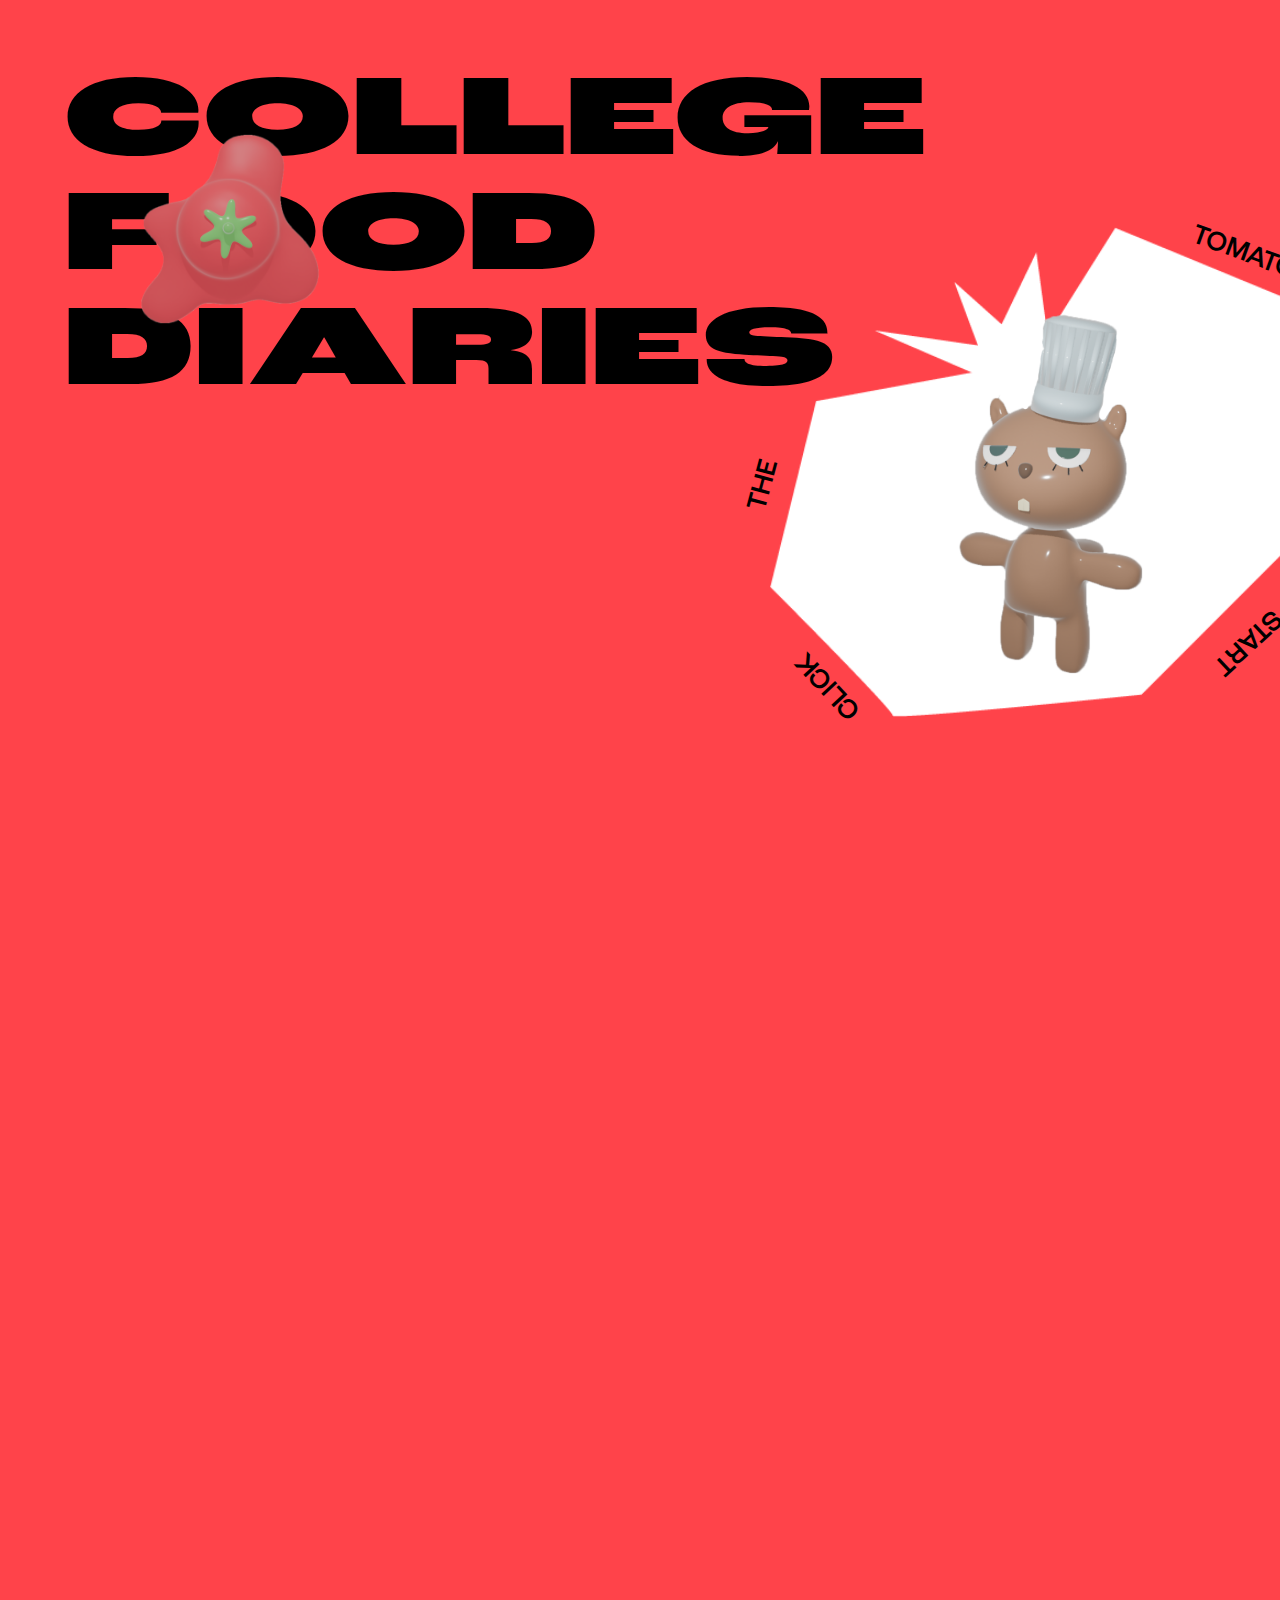
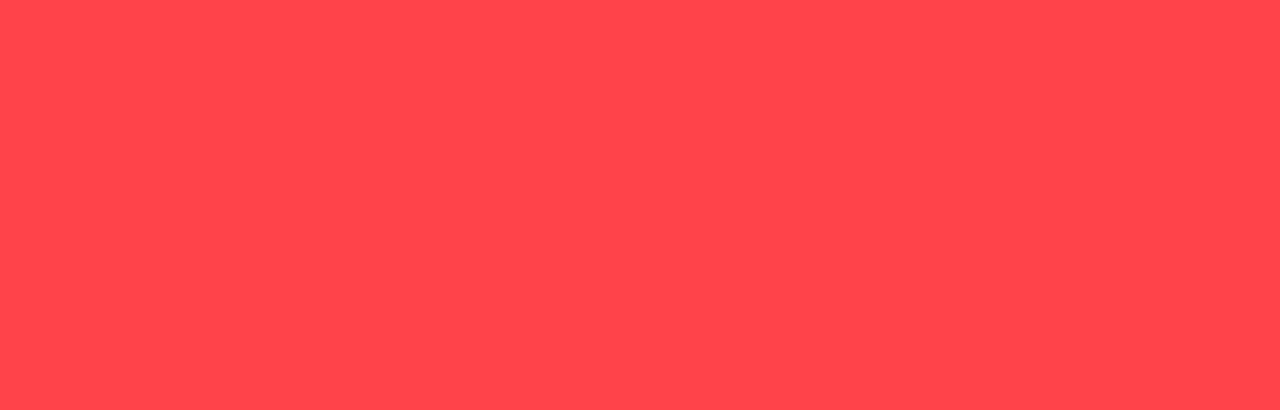
<file: index-0.html>
<!DOCTYPE html>
<html lang="en">

<head>
    <meta charset="UTF-8">
    <meta name="viewport" content="width=device-width, initial-scale=1.0">
    <title>My Harmonic Collection</title>
    <link rel="stylesheet" href="styles.css">
</head>

<body>
    <h1 class="title">
    <span>COLLEGE</span>
    <span>FOOD</span>
    <span>DIARIES</span>
</h1>
  

    <div class="tomatoSquash"><a href="../entry-1/index-1.html"><img src="tomatoSquash.png"></a></div>
    
<div class="illust">

         <div class="beaver"><img src="beaverUnrendered.png"></div>
        <div class="tomatoOutline"><img src="assetTomato.png"></div>

 

    <div class="tomatoText1">
        <h2>CLICK</h2></div>

    <div class="tomatoText2">
        <h2>THE</h2></div>

    <div class="tomatoText3">
        <h2>TOMATO</h2></div>

    <div class="tomatoText4">
        <h2>TO</h2></div>

    <div class="tomatoText5">
        <h2>START</h2></div>

    </div>
       
</body>

</html>
</file>
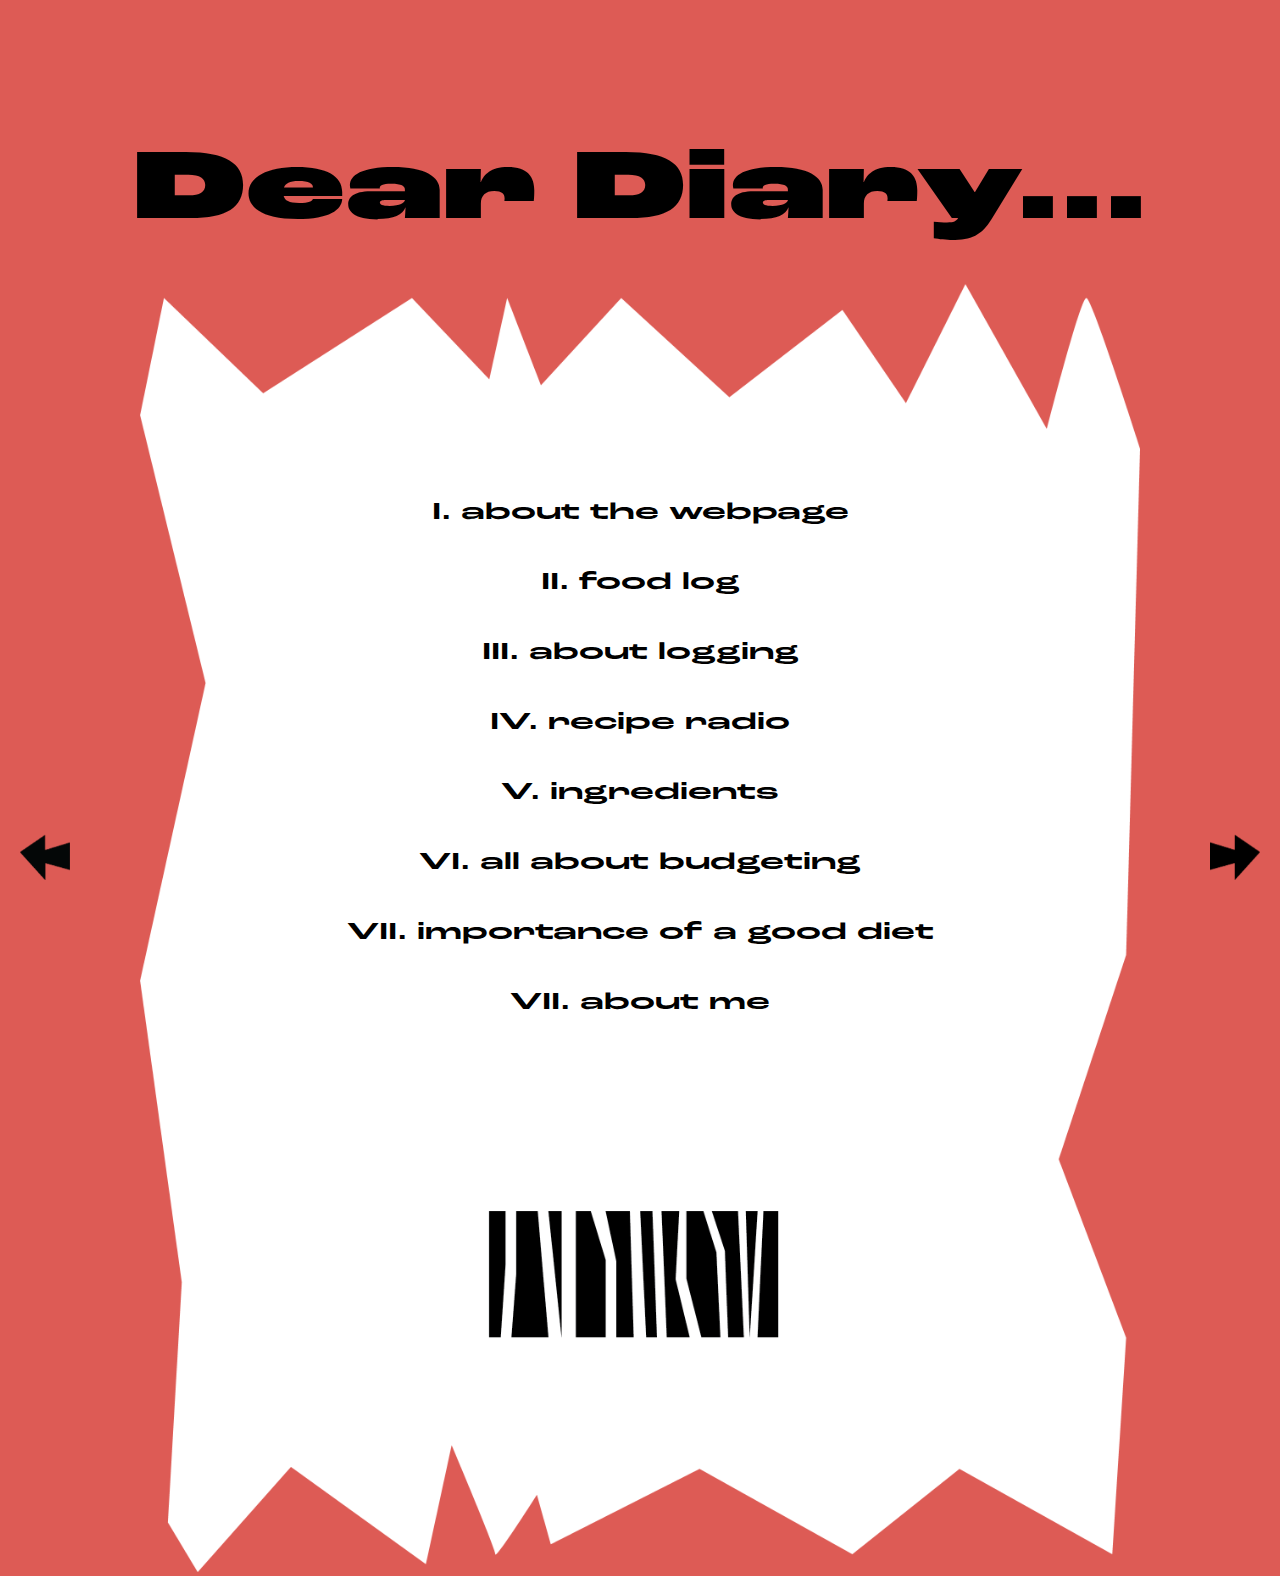
<file: entry-1/index-1.html>
<!DOCTYPE html>
<html lang="en">

<head>
    <meta charset="UTF-8">
    <meta name="viewport" content="width=device-width, initial-scale=1.0">
    <title>Document</title>
    <link rel="stylesheet" href="styles-entry1.css">
</head>

<body>
<h1>Dear Diary...</h1>


 <div class="receipt"><img src="receipt asset.png"></div>


<div class="receiptText">
  <h2>
    <a href="../entry-2/index-2.html">I. about the webpage</a>
    <br><br>

    <a href="../entry-3/index-3.html">II. food log</a>
    <br><br>

    <a href="../entry-4/index-4.html">III. about logging</a>
    <br><br>

    <a href="../entry-5/index-5.html">IV. recipe radio</a>
    <br><br>

    <a href="../entry-6/index-6.html">V. ingredients</a>
    <br><br>

    <a href="../entry-7/index-7.html">VI. all about budgeting</a>
    <br><br>

    <a href="../entry-8/index-8.html">VII. importance of a good diet</a>
    <br><br>

    <a href="../entry-9/index-9.html">VII. about me</a>
  </h2>
</div>

<a href="../index.html" class="arrowLeft">
    <img src="ArrowL.png" alt="left arrow">
</a>

<a href="../entry-2/index-2.html" class="arrowRight">
    <img src="ArrowR.png" alt="right arrow">
</a>

</body>
</file>
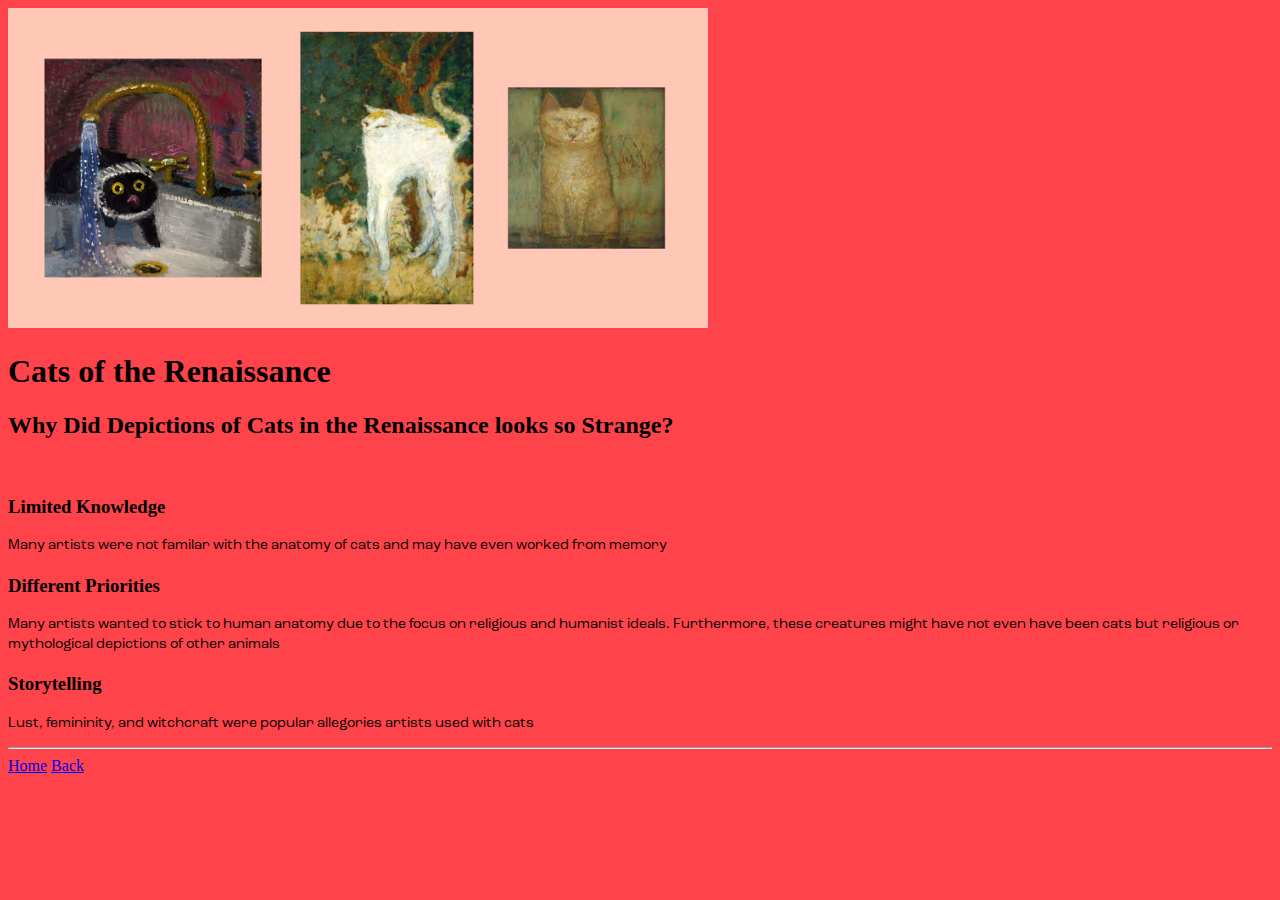
<file: entry-2/index-2.html>
<!DOCTYPE html>
<html lang="en">

<head>
    <meta charset="UTF-8">
    <meta name="viewport" content="width=device-width, initial-scale=1.0">
    <title>Document</title>
    <link rel="stylesheet" href="styles-entry2.css">
</head>

<body>
    <img src="cats.png" alt="cultural cats.png" width="700" height="320">
    <h1>Cats of the Renaissance</h1>
    <h2>Why Did Depictions of Cats in the Renaissance looks so Strange?</h2>

        <br>
    <h3>Limited Knowledge</h3>
    <p>Many artists were not familar with the anatomy of cats and may have even worked from memory</p>
    <h3>Different Priorities</h3>
    <p>Many artists wanted to stick to human anatomy due to the focus on religious and humanist ideals. Furthermore, these creatures might have not even have been cats but religious or mythological depictions of other animals</p>
    <h3>Storytelling</h3>
    <p>Lust, femininity, and witchcraft were popular allegories artists used with cats</p>
    <hr>

     <a href="../index.html">Home</a> 
     <a href="../entry-1/index-1.html">Back</a>
     
</body>
</html>
</file>
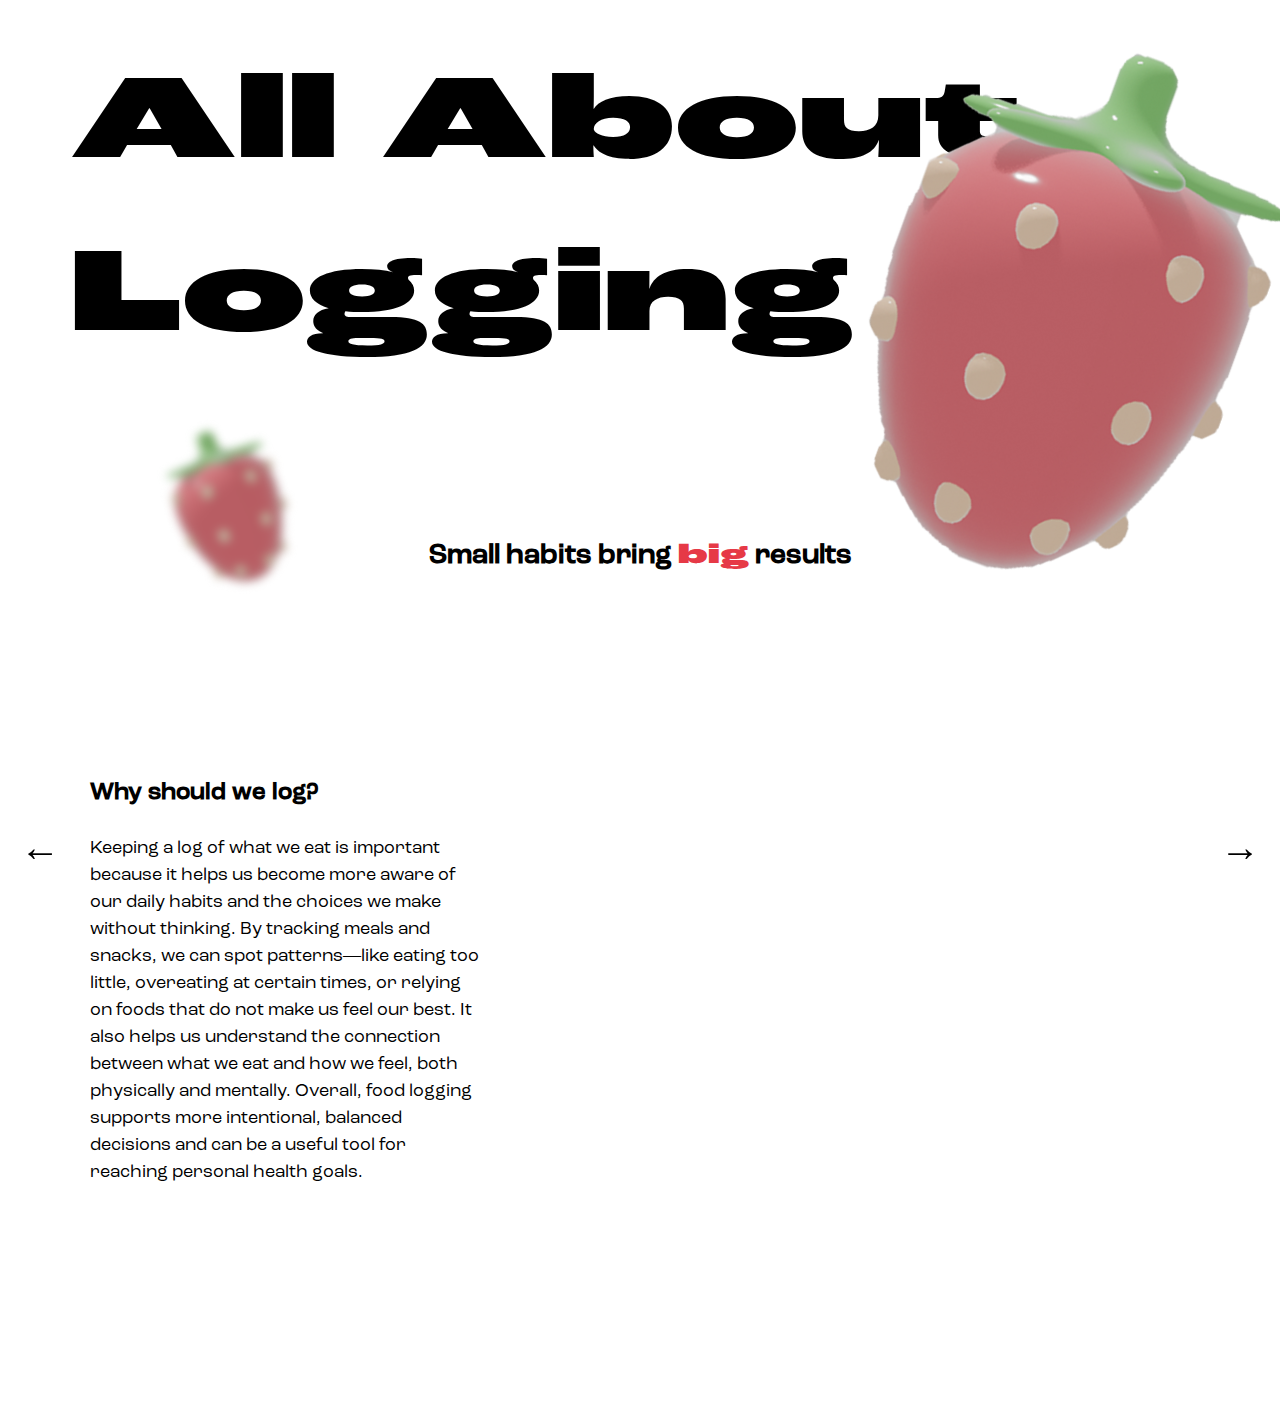
<file: entry-4/index-4.html>
<!DOCTYPE html>
<html lang="en">

<head>
    <meta charset="UTF-8">
    <meta name="viewport" content="width=device-width, initial-scale=1.0">
    <title>Document</title>
    <link rel="stylesheet" href="styles-entry4.css">
</head>

<body>

<div class="container">

        <div class="left-section">
            <h1>All About <br> Logging</h1>

            <div class="image-layer">
                <img src="strawberry.png" class="strawberryBig">
                <img src="strawberry.png" class="strawberrySmall">

                <div class="text">
                    <h2>Small habits bring <span class="bigWord">big</span> results</h2>
                </div>
            </div>
        </div>

        <div class="text-box">
            <h3>Why should we log?</h3>
            <p>
                Keeping a log of what we eat is important because it helps us become more
                aware of our daily habits and the choices we make without thinking. By tracking
                meals and snacks, we can spot patterns—like eating too little, overeating at certain
                times, or relying on foods that do not make us feel our best. It also helps us understand
                the connection between what we eat and how we feel, both physically and mentally.
                Overall, food logging supports more intentional, balanced decisions and can be a
                useful tool for reaching personal health goals.
            </p>
        </div>

        <img src="straw asset.png" class="sprout">

    </div>

<a href="../entry-3/index-3.html" class="arrowLeft">←</a>
<a href="../entry-5/index-5.html" class="arrowRight">→</a>

</body>   


</html>
</file>
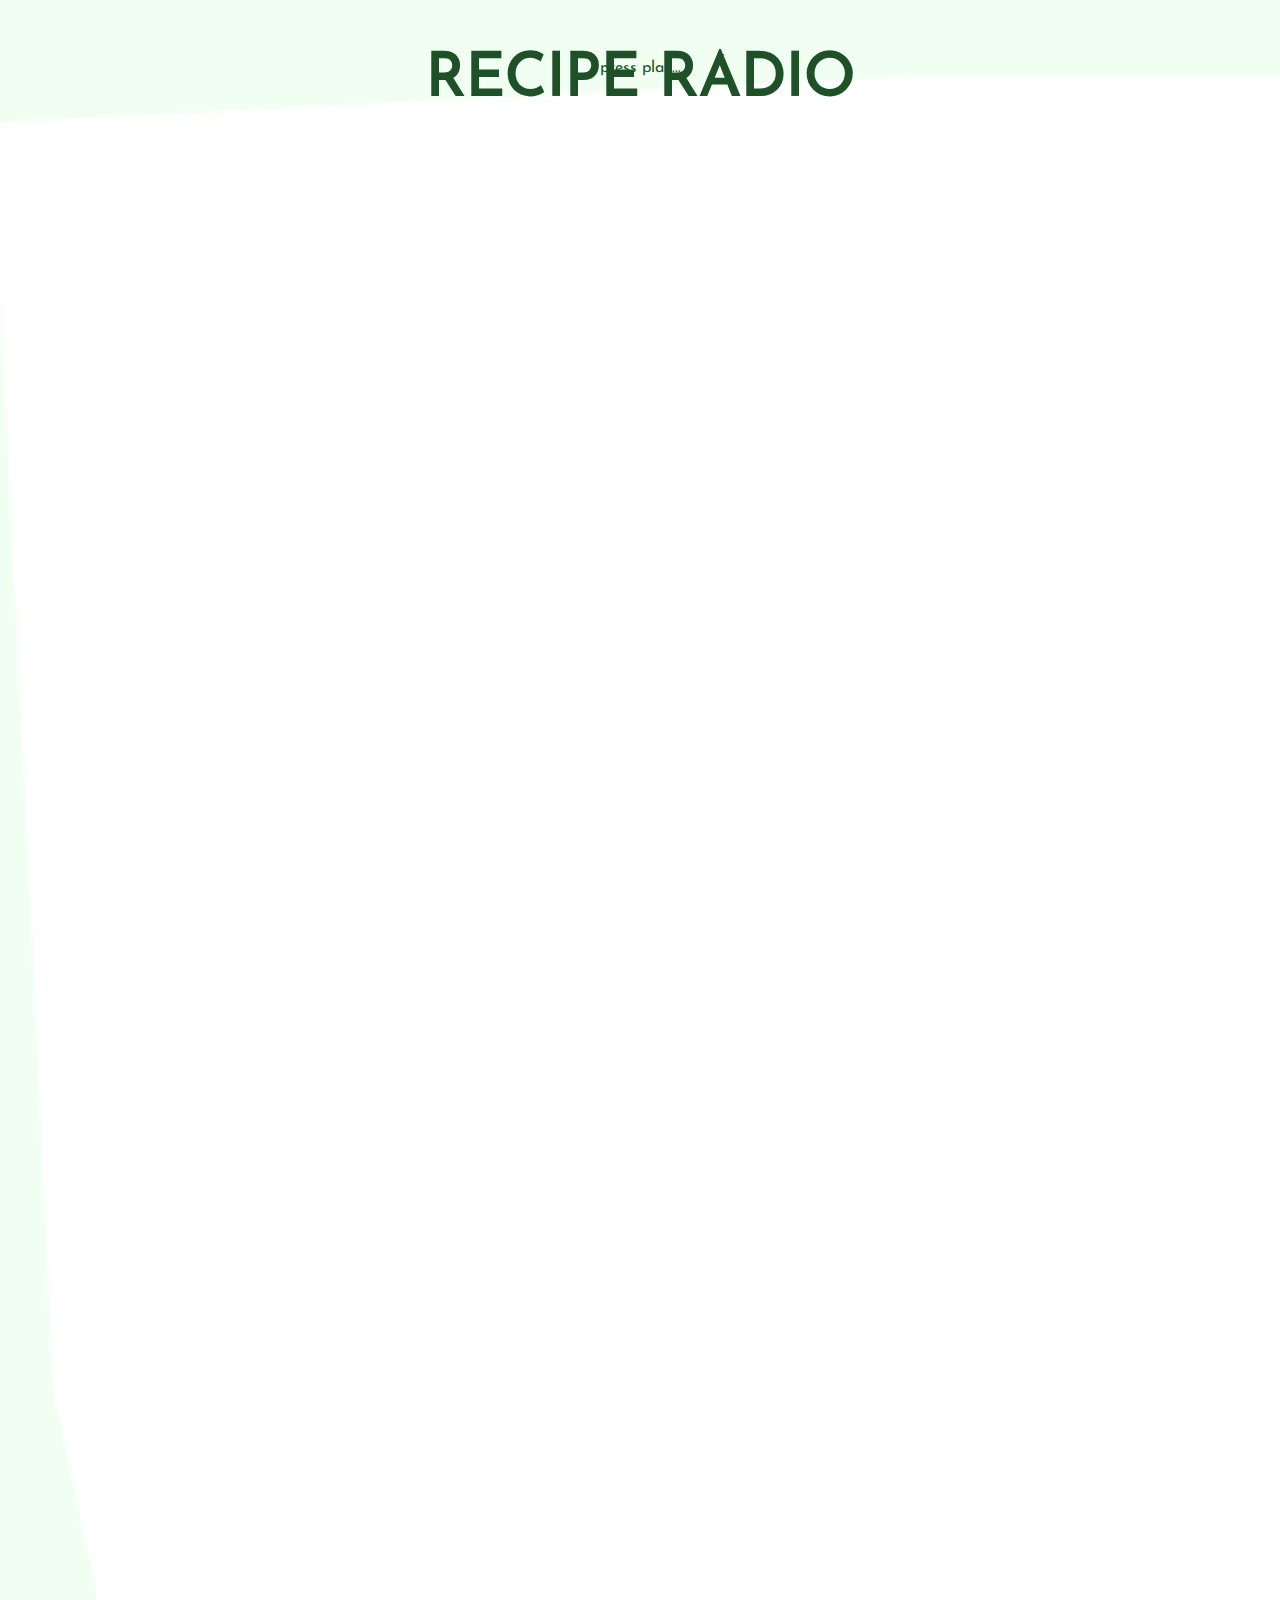
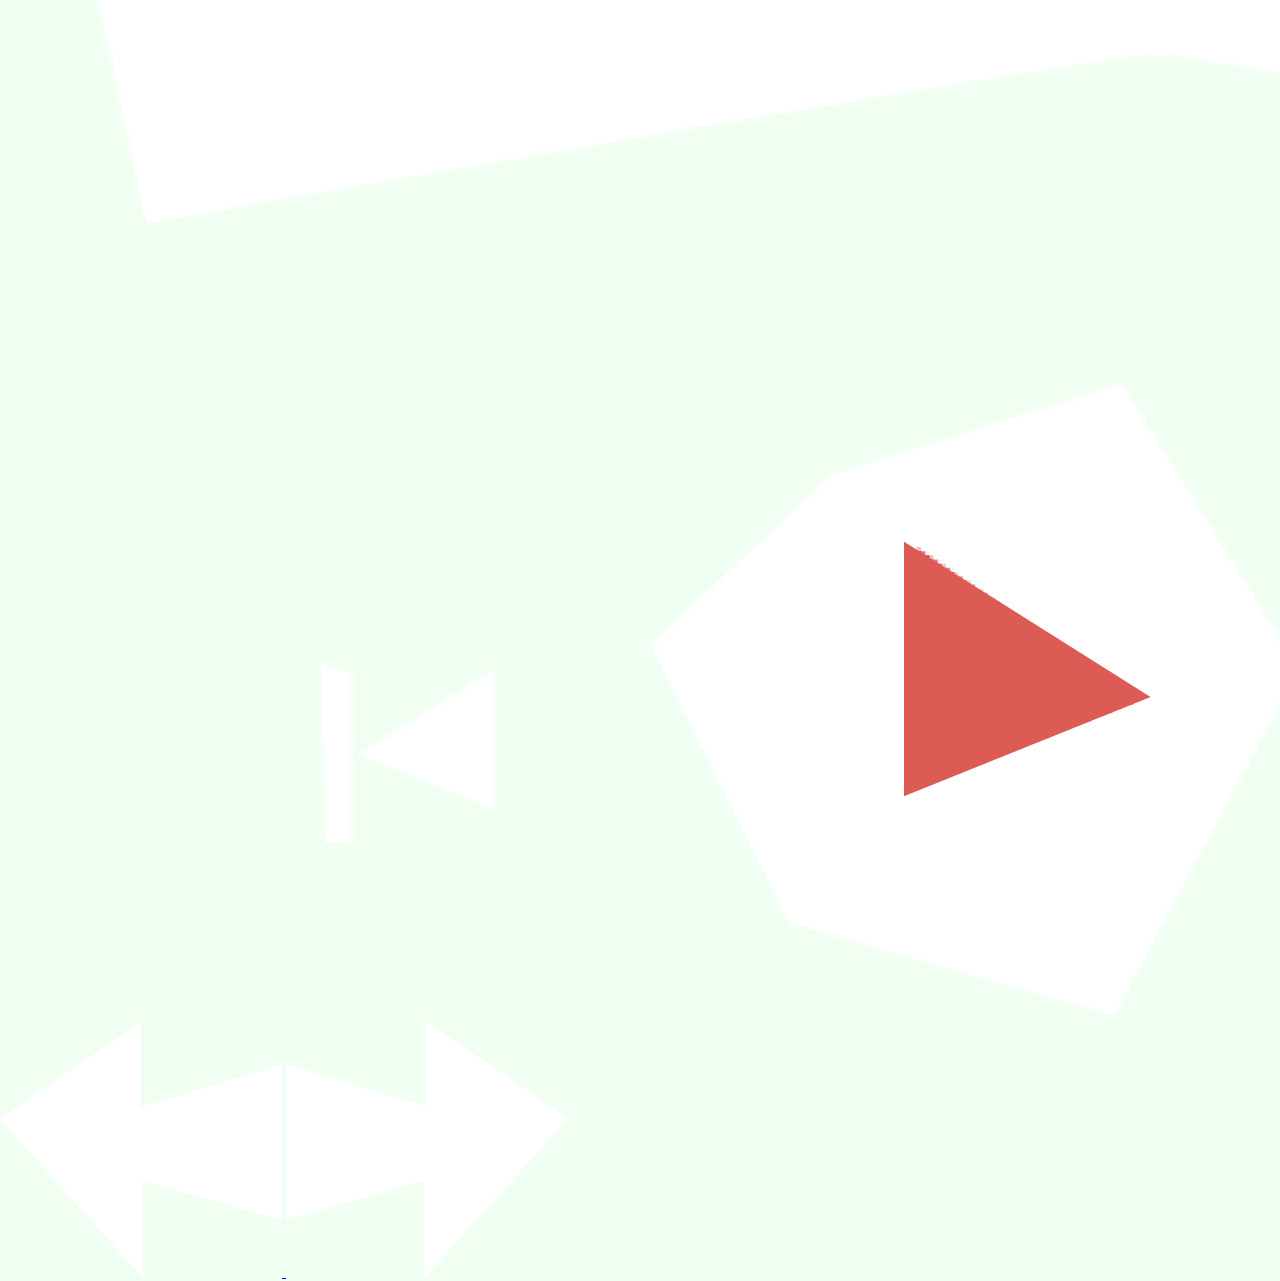
<file: entry-5/index-5.html>
<!DOCTYPE html>
<html lang="en">

<head>
    <meta charset="UTF-8">
    <meta name="viewport" content="width=device-width, initial-scale=1.0">
    <title>Document</title>
    <link rel="stylesheet" href="styles-entry5.css">
</head>

<body>


<h1>RECIPE RADIO</h1>


<p>press play...</p>

<div class="radio-container">
    <div class="box"></div>
    <img src="radio.png" id="button" class="button">
</div>


<a href="../entry-4/index-4.html" class="arrowLeft">
    <img src="ArrowL.png" alt="left arrow">
</a>

<a href="../entry-6/index-6.html" class="arrowRight">
    <img src="ArrowR.png" alt="right arrow">
</a>


<script src="script-2.js"></script>



</body>
</html>
</file>
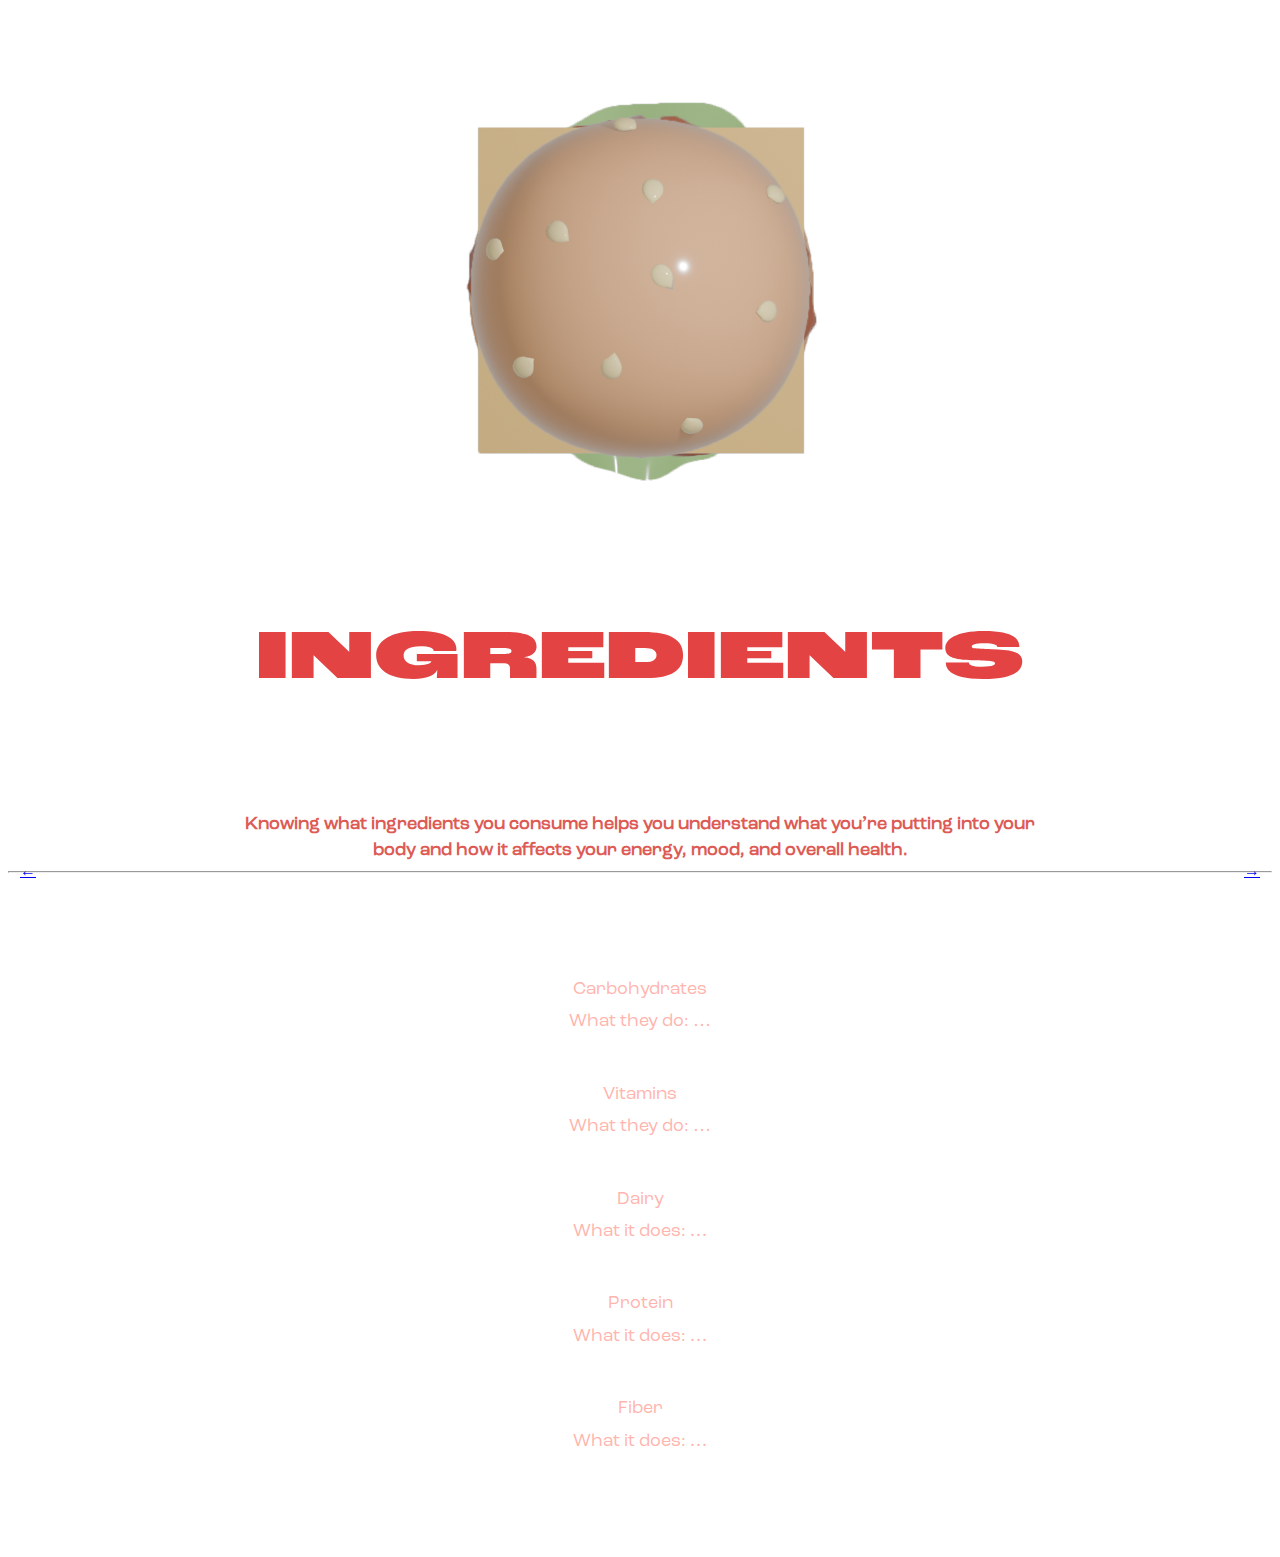
<file: entry-6/index-6.html>
<!DOCTYPE html>
<html lang="en">

<head>
    <meta charset="UTF-8">
    <meta name="viewport" content="width=device-width, initial-scale=1.0">
    <title>Document</title>
    <link rel="stylesheet" href="styles-entry6.css">
</head>

<body>



<div class="container"> 
 <div class="bread-bottom"><img src="burger-bottom.png"></div>
 <div class="lettuce"><img src="lettuce.png"></div>
 <div class="beef"><img src="patty.png"></div>
 <div class="cheese"><img src="cheese.png"></div>
 <div class="tomato"><img src="tomato.png"></div>
 <div class="bread-top"><img src="bread-top.png"></div>
</div>

<h1 class="title">INGREDIENTS</h1>

<h2 class="subtitle">
Knowing what ingredients you consume helps you understand what you’re putting into your body 
and how it affects your energy, mood, and overall health.
</h2>

<hr>

<div class="diet">
<p>
    <span>Carbohydrates<br>What they do: …</span>
    <span>Vitamins<br>What they do: …</span>
    <span>Dairy<br>What it does: …</span>
    <span>Protein<br>What it does: …</span>
    <span>Fiber<br>What it does: …</span>
</p>
</div>


<a href="../entry-5/index-5.html" class="arrowLeft">←</a>
<a href="../entry-7/index-7.html" class="arrowRight">→</a>
     


</body>
</html>
</file>
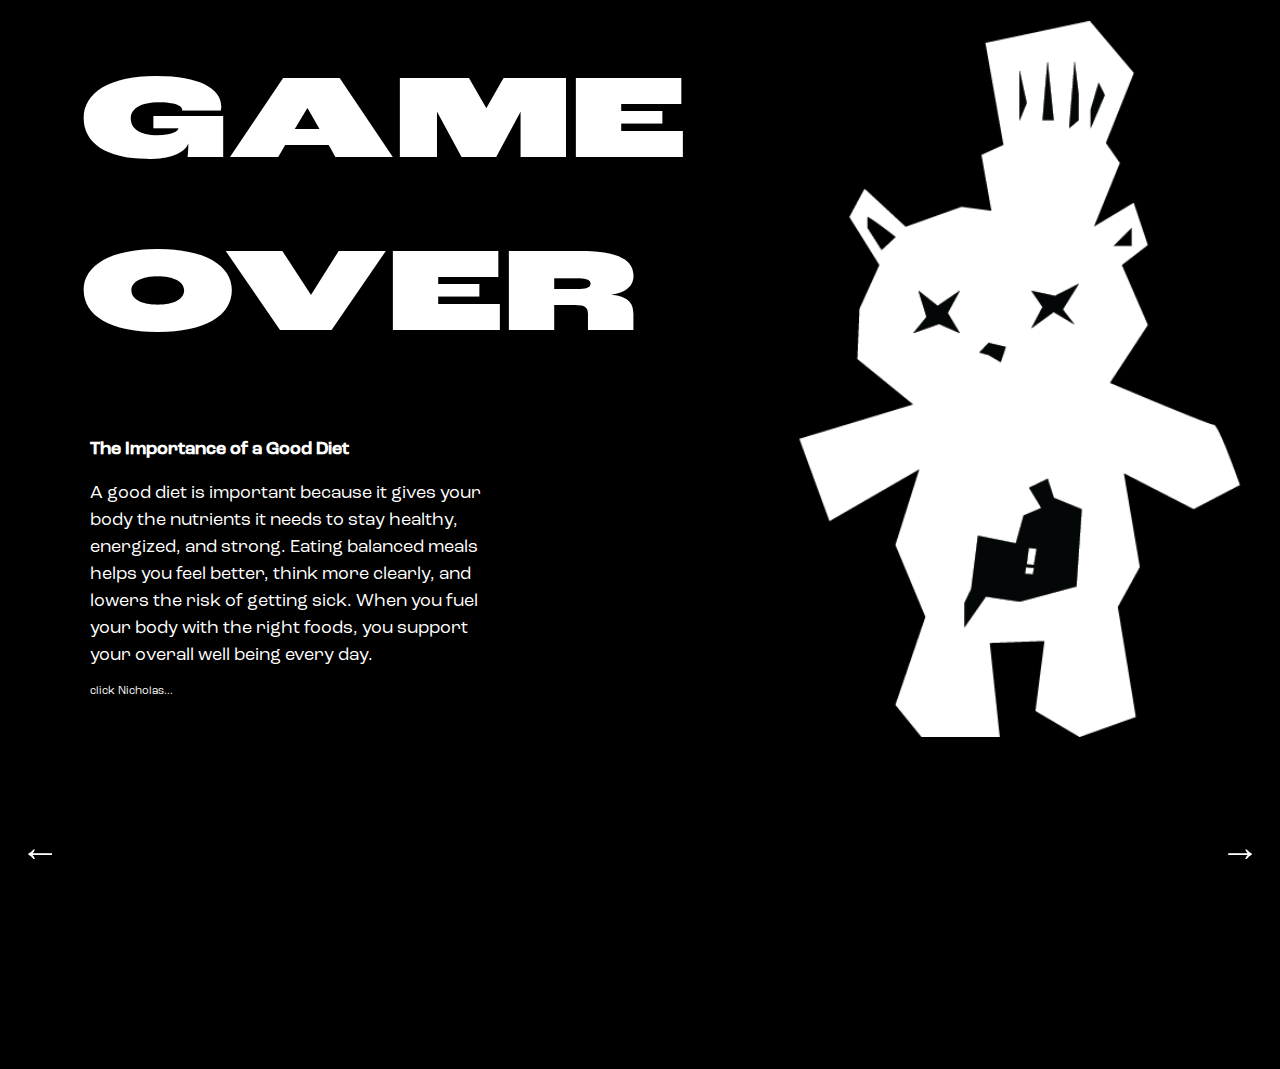
<file: entry-8/index-8.html>
<!DOCTYPE html>
<html lang="en">

<head>
    <meta charset="UTF-8">
    <meta name="viewport" content="width=device-width, initial-scale=1.0">
    <title>Document</title>
    <link rel="stylesheet" href="styles-entry8.css">
</head>

<body>

    <div class="container">

        <div class="text">
            <h1>GAME OVER</h1>
        </div>

        <div class="text-box">
            <h3>The Importance of a Good Diet</h3>
            <p>
               A good diet is important because it gives your body the nutrients 
               it needs to stay healthy, energized, and strong. Eating balanced meals 
               helps you feel better, think more clearly, and lowers the risk of 
               getting sick. When you fuel your body with the right foods, you 
               support your overall well being every day.


               <span class="note">click Nicholas...</span>
            </p>
        </div>


    </div>

    <div class="death">
    <img src="beavasset.png"></div>

    <a href="../entry-7/index-7.html" class="arrowLeft">←</a>
    <a href="../entry-9/index-9.html" class="arrowRight">→</a>

<script src="script-3.js"></script>

</body>   


</html>
</file>
<file: styles.css>
@font-face {
    font-family: RocGrotesk-medium;
    src: url("rocgrotesk-medium.woff") format("woff");
   
}
  @font-face {
    font-family: RocGrotesk-regular;
    src: url("rocgrotesk-regular.woff") format("woff");
   
}
  @font-face {
    font-family: RocGrotesk-wide-black;
    src: url("rocgrotesk-wide-black.woff") format("woff");
   
}
  @font-face {
    font-family: RocGrotesk-wide-reg;
    src: url("rocgrotesk-wide-reg.woff") format("woff");
   
}



body,html {
    background-color: #ff434a;
    margin: 0;
    padding: 0;
    overflow-x: hidden;

}


.title span {
    display: block;    
    line-height: 1;  
    margin: 0; 
     
}

h1 {
    color:black;
    font-family:RocGrotesk-wide-black;
    text-align: left;
    font-size: 115px;
    padding-left: 5%;
    position: relative;
    top:-70px;
    z-index: 0;
     padding-top: 60px;
  
}

h1.title {
    line-height: 0.6;   
}


.tomatoSquash {
    position: relative;
    top: -440px;   
    left: 120px;  
    z-index: 10;  
}

.tomatoSquash img {
    width: 220px;   
    height: auto;
}


.illust {
    position: relative;
    left:200px;
    top: -160px;  
}


.beaver img{
    position: relative;
    left: 650px;
    top: -330px;
    width: 400px; 
    z-index: 5;
}

.tomatoOutline img{
     position: relative;
    left: 570px;
    top: -800px;
    width: 550px;
    z-index: 1;
  
}

.tomatoText1 {
    position: relative;
    left: 670px;
    top: -880px;
    color:black;
    font-family:RocGrotesk-regular;
    font-size: 18px;
    transform-origin: bottom left;
    transform: rotate(227deg)

}

.tomatoText2 {
    position: relative;
    left: 538px;
    top: -1100px; 
    color:black;
    font-family:RocGrotesk-regular;
    font-size: 18px;
    transform-origin: top left;
    transform: rotate(-75deg)

}


.tomatoText3 {
    position: relative;
    left: 1000px;
    top: -1450px;
    color:black;
    font-family:RocGrotesk-regular;
    font-size: 18px;
    transform-origin: top left;
    transform: rotate(20deg)

}


.tomatoText4 {
    position: relative;
    left: 1160px;
    top: -1340px;
    color:black;
    font-family:RocGrotesk-regular;
    font-size: 18px;
    transform-origin: top left;
    transform: rotate(95deg)


}

.tomatoText5 {
    position: relative;
    left: 1090px;
    top: -1160px;
    color:black;
    font-family:RocGrotesk-regular;
    font-size: 18px;
    transform-origin: top left;
    transform: rotate(137deg)

}

/*ask why moving tomato shifts illust and why tomato does like crop w pager*/
</file>
<file: entry-1/styles-entry1.css>
@font-face {
    font-family: RocGrotesk-medium;
    src: url("rocgrotesk-medium.woff") format("woff");
   
}
  @font-face {
    font-family: RocGrotesk-regular;
    src: url("rocgrotesk-regular.woff") format("woff");
   
}
  @font-face {
    font-family: RocGrotesk-wide-black;
    src: url("rocgrotesk-wide-black.woff") format("woff");
   
}
  @font-face {
    font-family: RocGrotesk-wide-reg;
    src: url("rocgrotesk-wide-reg.woff") format("woff");
   
}



body {
    background-color: #dd5b55;
}


h1 {
    color:black;
    text-align: center;
    font-family:RocGrotesk-wide-black;
    font-size: 100px;
    margin-top: 120px;   
    margin-bottom: 20px;
}

.receiptText {
    margin-top: -1100px; 
}

h2 {
 color:black;
    text-align: center;
    font-family: RocGrotesk-wide-reg;
    font-size: 24px; 
}


.receipt {
    width: 1000px;
    display: block;
    margin: 0 auto; 
}

.receipt img {
    width: 100%;
    height: 100%;
    object-fit: contain;
}

.receiptText h2 a {
    color: black;
    text-decoration: none;   
}

.receiptText h2 a:hover {
    color:#dd5b55;
}


.arrowLeft,
.arrowRight {
    position: fixed;
    bottom: 20px;
    z-index: 9999;
}

.arrowLeft img,
.arrowRight img {
    width: 50px;      
    height: auto;
    display: block;
}

.arrowLeft {
    left: 20px;
}

.arrowRight {
    right: 20px;
}
</file>
<file: entry-2/styles-entry2.css>
@font-face {
    font-family: RocGrotesk-medium;
    src: url("rocgrotesk-medium.woff") format("woff");
   
}
  @font-face {
    font-family: RocGrotesk-regular;
    src: url("rocgrotesk-regular.woff") format("woff");
   
}
  @font-face {
    font-family: RocGrotesk-wide-black;
    src: url("rocgrotesk-wide-black.woff") format("woff");
   
}
  @font-face {
    font-family: RocGrotesk-wide-reg;
    src: url("rocgrotesk-wide-reg.woff") format("woff");
   
}


body {
    background-color: #ff434a;
}


.plate img {
    width: 900px; 
    height: auto;
    display: block;
    margin: auto;
    top: 100px;
    position: relative;
    z-index: 1;
}

.fork img {
    position: absolute;
    left: 100px;  
    top: 140px;   
    width: 500px;
    z-index: 2;
}

.spoon img {
    position: absolute;
    right: 100px;   
    top: 150px;    
    width: 500px;
    z-index: 2;
}


.text-box {
    position: absolute;
    width: 380px;
    text-align: center;
    top: 50%;
    left: 50%;
    transform: translate(-50%, -50%);
    z-index: 3;
}

p {
    color: black;
    font-family: RocGrotesk-regular;
    font-size: 14px;
    line-height: 1.4;
}

.Text1 {
    position: relative;
    left: 430px;
    top: -430px;
    color:black;
    font-family:RocGrotesk-regular;
    font-size: 15px;
    transform-origin: top left;
    transform: rotate(-60deg)

}


.Text2 {
    position: relative;
    left: 580px;
    top: -620px;
    color:black;
    font-family:RocGrotesk-regular;
    font-size: 15px;
    transform-origin: top left;
    transform: rotate(-15deg)

}

.Text3 {
    position: relative;
    left: 785px;
    top: -695px;
    color:black;
    font-family:RocGrotesk-regular;
    font-size: 15px;
    transform-origin: top left;
    transform: rotate(25deg)

}


.arrowLeft,
.arrowRight {
    position: fixed;
    bottom: 20px;
    font-size: 40px;       
    font-weight: 300;      
    color: black;
    text-decoration: none;
    font-family: RocGrotesk-wide-reg;
    z-index: 9999;
}


.arrowLeft {
    left: 20px;
}


.arrowRight {
    right: 20px;
}
</file>
<file: entry-4/styles-entry4.css>
@font-face {
    font-family: RocGrotesk-medium;
    src: url("rocgrotesk-medium.woff") format("woff");
   
}
  @font-face {
    font-family: RocGrotesk-regular;
    src: url("rocgrotesk-regular.woff") format("woff");
   
}
  @font-face {
    font-family: RocGrotesk-wide-black;
    src: url("rocgrotesk-wide-black.woff") format("woff");
   
}
  @font-face {
    font-family: RocGrotesk-wide-reg;
    src: url("rocgrotesk-wide-reg.woff") format("woff");
   
}


body, html {
    margin: 0;
    padding: 0;
    overflow-x: hidden;
}

.container {
    width: 100%;
    max-width: 1200px;
    margin: auto;
    position: relative;
    padding-bottom: 200px;
}


.left-section h1 {
    color: #000;
    font-family: RocGrotesk-wide-black;
    font-size: 120px;
    margin: 40px 0 0 30px;
    position: relative;
    z-index: 5;
}

.image-layer {
    position: relative;
}

.strawberryBig, 
.strawberrySmall {
    animation-duration: 3s;
    animation-iteration-count: infinite;
    animation-direction: alternate;
    animation-timing-function: ease-in-out;
}

.strawberryBig {
    position: absolute;
    width: 750px;
    top: -600px;
    left: 650px;
    transform: rotate(20deg);
    z-index: 6;
    animation-name: bigSwap;
    
}


.strawberrySmall {
    position: absolute;
    width: 220px;
    top: -140px;
    left: 80px;
    transform: rotate(-20deg);
    filter: blur(5px);
    z-index: 0; 
    animation-name: smallSwap;
}

@keyframes bigSwap {
    0% {
        transform: rotate(20deg) scale(1);
        filter: blur(0);
    }
    100% {
        transform: rotate(20deg) scale(0.3);
        filter: blur(15px);
    }
}


@keyframes smallSwap {
    0% {
        transform: rotate(-20deg) scale(1);
        filter: blur(5px);
    }
    100% {
        transform: rotate(-20deg) scale(3.4);
        filter: blur(0);
    }
}

.text {
    width: 100%;
    text-align: center;
    margin-top: 150px;
    position: relative;
    z-index: 10;
}

.text h2 {
    font-family: RocGrotesk-medium;
    font-size: 28px;
    color: black;
}

.bigWord {
    font-family: RocGrotesk-wide-black;
    color: #E63946;
}

.bigWord:hover{
    color:greenyellow
}


.text-box {
    width: 33%;
    margin-top: 200px;
    padding-left: 50px;
}

.text-box h3 {
    color: #000;
    font-family: RocGrotesk-medium;
    font-size: 24px;
}

.text-box p {
    color: #000;
    font-family: RocGrotesk-regular;
    font-size: 18px;
    line-height: 1.5;
}


.sprout {
    width: 180px;
    position: absolute;
    right: 40px;
    bottom: 40px;
    z-index: 20;
}


.arrowLeft,
.arrowRight {
    position: fixed;
    bottom: 20px;
    font-size: 40px;       
    font-weight: 300;      
    color: black;
    text-decoration: none;
    font-family: RocGrotesk-wide-reg;
    z-index: 9999;
}


.arrowLeft {
    left: 20px;
}


.arrowRight {
    right: 20px;
}
</file>
<file: entry-5/styles-entry5.css>
@font-face {
    font-family: Barrio;
    src: url("Barrio.woff") format("woff");

    font-family: JosefinSans;
    src: url(JosefinSans.woff) format("woff");
   
}

* {
  margin: 0;
  padding: 0;
  box-sizing: border-box;
}

html, body {
  height: 100%;
  background-color: #f0fff1;
}

.navbar {
    width: 100%;
    background-color: #1e5128; 
    padding: 10px 0;
    display: flex;
    gap: 12px; 
    align-items: center;
    justify-content: center; 
}


.navbar a {
    display: inline-block;
    font-family: "Josefin Sans";
    background-color: #ffffff; 
    color: #1e5128; 
    padding: 8px 20px;
    border-radius: 999px; 
    border: none;
    text-decoration: none;
    font-size: 15px;
    font-weight: bold;
    transition: background-color 0.3s, color 0.3s;
}

.navbar a:hover {
    background-color: #80be85;
    color: #ffffff;
}

h1{
    color:#1e5128;
    text-align: center;
    font-family: JosefinSans;
    font-size: 60px;
    position: relative;
    top: 50px
}

p{
    color:#1e5128;
    text-align: center;
    font-family: JosefinSans;
    position: relative;
  
}


.container {
  position: relative;
  width: 500px;
  height: 800px; 
  margin: 40px auto 0 auto; 
}

.container div img {
  position: absolute;
  left: 50%;
  transform: translateX(-50%);
  width: 500px;
  height: auto;
}

.bread-top img {
  top: 0;
}


.tomato img {
  top:0
}

.cheese img {
  top:0
}

.beef img {
  top:0
}

.lettuce img {
  top:0
}

.bread-bottom img {
  top: 0
}

.container:hover .tomato img {
  transform: translate(-50%, 100px);
  transition: transform 0.3s ease;
}

.container:hover .cheese img {
  transform: translate(-50%, 200px);
  transition: transform 0.5s ease;
}

.container:hover .beef img {
  transform: translate(-50%, 300px);
  transition: transform 0.7s ease;
}

.container:hover .lettuce img {
  transform: translate(-50%, 400px);
  transition: transform 0.9s ease;
}

.container:hover .bread-bottom img {
  transform: translate(-50%, 500px);
  transition: transform 1.1s ease;
}



@media screen and (max-width: 1024px) {
 
    h1 {
        font-size: 80px;
        margin: 20px 0;
    }


    a {
        display: block;
        margin: 10px auto;
        width: 80%;
        text-align: center;
    }
}
</file>
<file: entry-6/styles-entry6.css>
@font-face {
    font-family: RocGrotesk-medium;
    src: url("rocgrotesk-medium.woff") format("woff");
   
}
  @font-face {
    font-family: RocGrotesk-regular;
    src: url("rocgrotesk-regular.woff") format("woff");
   
}
  @font-face {
    font-family: RocGrotesk-wide-black;
    src: url("rocgrotesk-wide-black.woff") format("woff");
   
}
  @font-face {
    font-family: RocGrotesk-wide-reg;
    src: url("rocgrotesk-wide-reg.woff") format("woff");
   
}


body {
    background-color: #ffffff;
}


.container {
  position: relative;
  width: 300px;
  height: 800px; 
  margin: 40px auto 0 auto; 
}

.container div img {
  position: absolute;
  left: 50%;
  transform: translateX(-50%);
  width: 500px;
  height: auto;
}

.bread-top img {
  top: 0;
}


.tomato img {
  top:0
}

.cheese img {
  top:0
}

.beef img {
  top:0
}

.lettuce img {
  top:0
}

.bread-bottom img {
  top: 0
}

.container:hover .tomato img {
  transform: translate(-50%, 100px);
  transition: transform 0.3s ease;
}

.container:hover .cheese img {
  transform: translate(-50%, 200px);
  transition: transform 0.5s ease;
}

.container:hover .beef img {
  transform: translate(-50%, 300px);
  transition: transform 0.7s ease;
}

.container:hover .lettuce img {
  transform: translate(-50%, 400px);
  transition: transform 0.9s ease;
}

.container:hover .bread-bottom img {
  transform: translate(-50%, 500px);
  transition: transform 1.1s ease;
}

.title {
    color: #e44343;
    font-family: RocGrotesk-wide-black;
    text-align: center;
    font-size: 70px;
    margin-top: -230px;  
    margin-bottom: 10px;
}


.subtitle {
    width: 70%;
    max-width: 800px;
    margin: 0 auto;    
    margin-top: 100px;
    text-align: center;
    font-size: 18px;
    color: #dd5b55;
    font-family: RocGrotesk-regular;
}

.diet p {
    width: 75%;
    max-width: 900px;
    margin: 100px auto;
    text-align: center;
    color: #ffb5ae;
    font-size: 18px;
    line-height: 1.8;
    font-family: RocGrotesk-regular;
}

.diet span { 
    display: block;
    margin-bottom: 40px;
}

.carbs { color: #a67a5b; }
.vitamins { color: #b61f1a; }
.dairy { color: #ffc46a; }
.protein { color: #9b3f15; }
.fiber { color: #5da73a; }



.arrowLeft,
.arrowRight {
    position: fixed;
    bottom: 20px;
    z-index: 9999;
}

.arrowLeft img,
.arrowRight img {
    width: 50px;      
    height: auto;
    display: block;
}

.arrowLeft {
    left: 20px;
}

.arrowRight {
    right: 20px;
}
</file>
<file: entry-8/styles-entry8.css>
@font-face {
    font-family: RocGrotesk-medium;
    src: url("rocgrotesk-medium.woff") format("woff");
   
}
  @font-face {
    font-family: RocGrotesk-regular;
    src: url("rocgrotesk-regular.woff") format("woff");
   
}
  @font-face {
    font-family: RocGrotesk-wide-black;
    src: url("rocgrotesk-wide-black.woff") format("woff");
   
}
  @font-face {
    font-family: RocGrotesk-wide-reg;
    src: url("rocgrotesk-wide-reg.woff") format("woff");
   
}


body, html {
    margin: 0;
    padding: 0;
    overflow-x: hidden;
    background-color: black;
}

.container {
    width: 100%;
    max-width: 1200px;
    margin: auto;
    position: relative;
    padding-bottom: 200px;
}


.text h1 {
    color: #ffffff;
    font-family: RocGrotesk-wide-black;
    font-size: 120px;
    margin: 40px;
    position: relative;
    z-index: 5;
    animation: blink .5s infinite;
}



@keyframes blink {
  0% { opacity: 1; visibility: visible; }
  40% { opacity: 1; visibility: visible; }
  50% { opacity: 0; visibility: hidden; }
  90% { opacity: 0; visibility: hidden; }
  100% { opacity: 1; visibility: visible; }
}

.image-layer {
    position: relative;
}


.text-box {
    width: 33%;
    margin-top: 200px;
    padding-left: 50px;
    position: relative;
    top: -150px;
}

.text-box h3 {
    color: #ffffff;
    font-family: RocGrotesk-medium;
    font-size: 18px;
}

.text-box p {
    color: #ffffff;
    font-family: RocGrotesk-regular;
    font-size: 18px;
    line-height: 1.5;
}

.note {
    display: block;     
    margin-top: 15px; 
    font-size: 11px;  
    color: white;
    cursor: pointer;
}

.note:hover {
    color: #E63946;
}


.death {
    position:absolute;
    top:20px;
    left:600px;
    width: 1050px;  
    height: 700px;  
    overflow:visible;
}

.death img {
 width: 1050px;
 pointer-events: none
}


.tomato {
 position: absolute;
 width: 100px;  
 pointer-events: none;           
 transform-origin: center;
}


.arrowLeft,
.arrowRight {
    position: fixed;
    bottom: 20px;
    font-size: 40px;       
    font-weight: 300;      
    color: rgb(255, 255, 255);
    text-decoration: none;
    font-family: RocGrotesk-wide-reg;
    z-index: 9999;
}


.arrowLeft {
    left: 20px;
}


.arrowRight {
    right: 20px;
}
</file>
